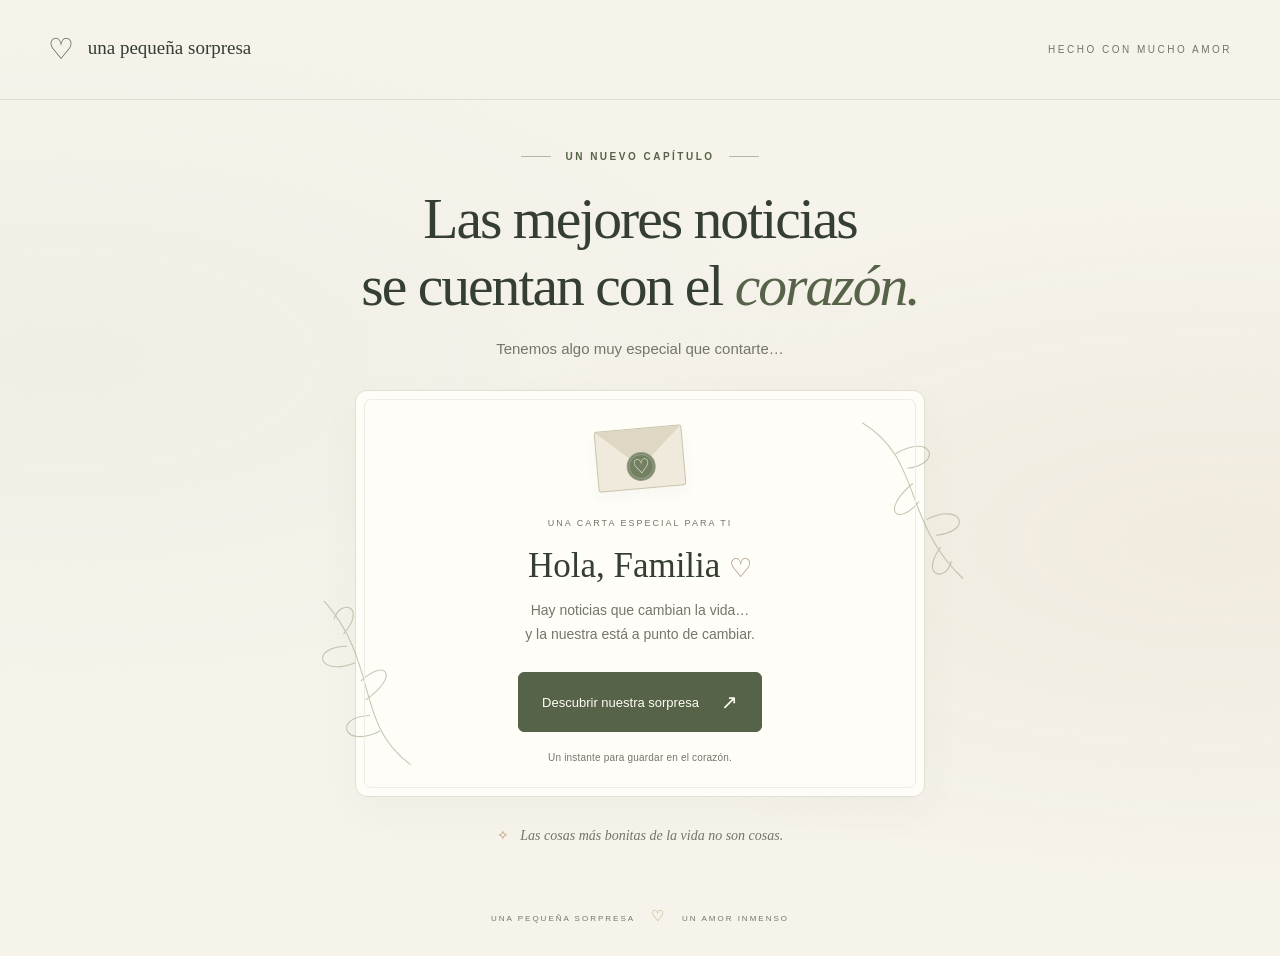
<file: index.html>
<!DOCTYPE html>
<html lang="es">
<head>
  <meta charset="UTF-8">
  <meta name="viewport" content="width=device-width, initial-scale=1">
  <meta name="description" content="Hay noticias que merecen contarse con el corazón. Tenemos una pequeña sorpresa para ti.">
  <meta property="og:title" content="Una pequeña sorpresa, un amor inmenso">
  <meta property="og:description" content="Tenemos algo muy especial que contarte. Esta carta es para ti.">
  <meta property="og:type" content="website">
  <!-- Al añadir preview.jpg, descomenta y sustituye por su URL pública completa.
  <meta property="og:image" content="https://usuario.github.io/baby/assets/preview.jpg">
  -->
  <meta name="theme-color" content="#f6f3eb">
  <title>Una pequeña sorpresa · Con mucho amor</title>
  <link rel="stylesheet" href="style.css?v=20260909-eco2">
  <script src="mensajes.js?v=20260909-eco2" defer></script>
  <script src="script.js?v=20260909-eco2" defer></script>
</head>
<body>
  <header class="masthead"><a href="./" aria-label="Volver al inicio"><span class="brand-mark" aria-hidden="true">♡</span> una pequeña sorpresa</a><span class="header-note">HECHO CON MUCHO AMOR</span></header>
  <main>
    <section id="welcome" class="welcome" aria-labelledby="welcome-title">
      <div class="eyebrow"><span></span> UN NUEVO CAPÍTULO <span></span></div>
      <h1 id="welcome-title">Las mejores noticias<br>se cuentan con el <em>corazón.</em></h1>
      <p class="intro">Tenemos algo muy especial que contarte…</p>
      <div class="letter">
        <svg class="botanical botanical-left" viewBox="0 0 120 240" fill="none" aria-hidden="true"><path d="M72 234C30 161 87 108 57 12"/><path d="M55 182C4 184 11 143 51 160M54 141C105 131 96 104 58 118M61 95C12 93 19 55 60 73M62 58C102 39 76 17 59 37"/></svg>
        <svg class="botanical botanical-right" viewBox="0 0 120 240" fill="none" aria-hidden="true"><path d="M72 234C30 161 87 108 57 12"/><path d="M55 182C4 184 11 143 51 160M54 141C105 131 96 104 58 118M61 95C12 93 19 55 60 73M62 58C102 39 76 17 59 37"/></svg>
        <div class="envelope" aria-hidden="true"><span class="envelope-flap"></span><span class="seal">♡</span></div>
        <p class="letter-label">UNA CARTA ESPECIAL PARA TI</p>
        <h2>Hola, <span data-name>Familia</span> <span class="small-heart">♡</span></h2>
        <p>Hay noticias que cambian la vida…<br>y la nuestra está a punto de cambiar.</p>
        <button id="discover" class="primary">Descubrir nuestra sorpresa <span aria-hidden="true">↗</span></button>
        <span class="letter-foot">Un instante para guardar en el corazón.</span>
      </div>
      <p class="welcome-foot"><span aria-hidden="true">✧</span> Las cosas más bonitas de la vida no son cosas.</p>
      <noscript><p>Activa JavaScript para abrir tu carta personalizada y descubrir la sorpresa.</p></noscript>
    </section>

    <section id="story" class="story" hidden aria-labelledby="story-title">
      <div class="eyebrow">UNA HISTORIA QUE APENAS COMIENZA</div>
      <div class="story-content" aria-live="polite" aria-atomic="true"><div id="story-symbol" class="story-symbol" aria-hidden="true">✧</div><p id="story-kicker" class="intro"></p><h2 id="story-title" tabindex="-1"></h2><p id="story-detail"></p></div>
      <div class="story-controls"><span id="progress" aria-label="Progreso de la historia">01 / 03</span><button id="skip" class="text-button">Saltar <span aria-hidden="true">↗</span></button></div>
    </section>

    <section id="reveal" class="reveal" hidden aria-labelledby="reveal-title">
      <div class="eyebrow"><span></span> NUESTRO AMOR SIGUE CRECIENDO <span></span></div>
      <p class="reveal-prelude">Nuestra familia está creciendo ❤️</p>
      <h1 id="reveal-title" tabindex="-1">¡Estamos esperando<br>un <em>bebé!</em></h1>
      <p class="baby-name">Bizarro Pariona</p><p class="coming">PRÓXIMAMENTE <span aria-hidden="true">♡</span></p>
      <div class="reveal-grid">
        <figure class="photo-card">
          <p class="photo-label"><span aria-hidden="true">✧</span> NUESTRO PRIMER RECUERDO</p>
          <div class="photo-area has-photo"><img id="ultrasound" src="assets/ECO.png?v=20260909-eco2" alt="Primera ecografía de nuestro bebé Bizarro Pariona" width="1477" height="944" decoding="async"><div id="photo-placeholder" hidden><span aria-hidden="true">♡</span><p>Nuestro pequeño gran amor</p><small>Pronto, su primera fotografía.</small></div></div>
          <figcaption><span class="photo-caption-title">Aquí empieza nuestro para siempre.</span><span>Tan pequeñito. Tan inmenso lo que sentimos.</span><span class="photo-caption-heart" aria-hidden="true">♡</span></figcaption>
        </figure>
        <div class="message-card"><p class="letter-label">Y TÚ FORMAS PARTE DE ESTA HISTORIA</p><h2><span data-name>Familia</span>…</h2><p>Prepárate para una nueva aventura…</p><p id="relationship" class="relationship"></p><div class="divider"></div><p>Ya hay una pequeña personita creciendo con mucho amor.</p><p>Y queríamos que tú fueras parte de este momento tan especial.</p></div>
      </div>
      <div class="secret"><span aria-hidden="true">♡</span><h2>Por ahora es nuestro pequeño secreto.</h2><p>Gracias por compartir esta alegría con nosotros. ❤️</p></div>
      <a id="share" class="primary" target="_blank" rel="noopener noreferrer">Compartir nuestra alegría <span aria-hidden="true">♡</span></a>
      <p class="share-note">Comparte la emoción, guarda la sorpresa.</p>
      <button id="replay" class="text-button replay">Volver a vivir este momento <span aria-hidden="true">↺</span></button>
    </section>
  </main>
  <footer>UNA PEQUEÑA SORPRESA <span aria-hidden="true">♡</span> UN AMOR INMENSO</footer>
  <button id="music-toggle" class="music-toggle" aria-label="Activar música" aria-pressed="false" title="Activar música" hidden><span aria-hidden="true">♫</span></button>
  <p id="music-status" class="music-status" role="status"></p>
  <audio id="music" loop preload="none"></audio>
  <div id="particles" class="particles" aria-hidden="true"></div>
</body>
</html>
</file>
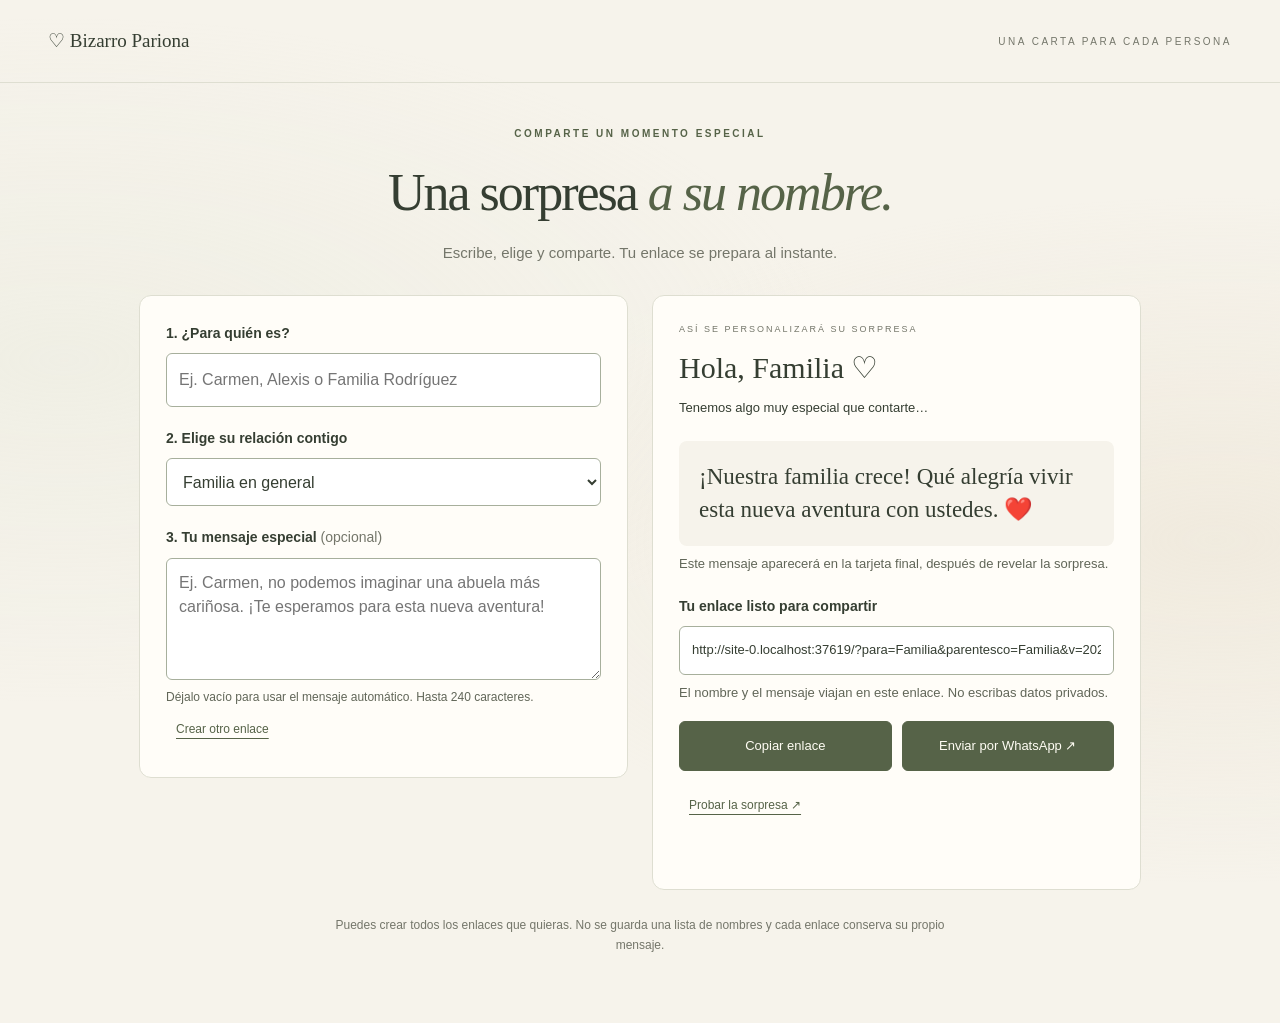
<file: personalizar.html>
<!DOCTYPE html>
<html lang="es">
<head>
  <meta charset="UTF-8">
  <meta name="viewport" content="width=device-width, initial-scale=1">
  <meta name="robots" content="noindex">
  <title>Crear una invitación · Bizarro Pariona</title>
  <link rel="stylesheet" href="style.css?v=20260909-eco2">
  <link rel="stylesheet" href="personalizar.css?v=20260909-eco2">
  <script src="mensajes.js?v=20260909-eco2" defer></script>
  <script src="personalizar.js?v=20260909-eco2" defer></script>
</head>
<body>
  <header class="masthead"><a href="./">♡ Bizarro Pariona</a><span class="header-note">UNA CARTA PARA CADA PERSONA</span></header>
  <main class="editor">
    <div class="eyebrow">COMPARTE UN MOMENTO ESPECIAL</div>
    <h1>Una sorpresa <em>a su nombre.</em></h1>
    <p class="intro">Escribe, elige y comparte. Tu enlace se prepara al instante.</p>
    <div class="editor-grid">
      <form id="editor-form" class="editor-card" autocomplete="off">
        <label for="recipient">1. ¿Para quién es?</label>
        <input id="recipient" maxlength="80" placeholder="Ej. Carmen, Alexis o Familia Rodríguez">
        <label for="role">2. Elige su relación contigo</label>
        <select id="role">
          <option value="Familia">Familia en general</option>
          <optgroup label="Familiares"><option>Abuela</option><option>Abuelo</option><option value="Tia">Tía</option><option value="Tio">Tío</option><option>Madrina</option><option>Padrino</option><option>Hermana</option><option>Hermano</option></optgroup>
          <optgroup label="Amistades"><option>Amiga</option><option>Amigo</option><option value="Amigos">Grupo de amigos</option></optgroup>
          <option value="persona especial">Otra persona especial</option>
        </select>
        <label for="custom-message">3. Tu mensaje especial <span>(opcional)</span></label>
        <textarea id="custom-message" rows="4" maxlength="240" placeholder="Ej. Carmen, no podemos imaginar una abuela más cariñosa. ¡Te esperamos para esta nueva aventura!" aria-describedby="message-help"></textarea>
        <p id="message-help" class="field-help">Déjalo vacío para usar el mensaje automático. Hasta 240 caracteres.</p>
        <button type="reset" class="text-button">Crear otro enlace</button>
      </form>
      <section class="editor-card preview" aria-labelledby="preview-title">
        <p class="letter-label">ASÍ SE PERSONALIZARÁ SU SORPRESA</p>
        <h2 id="preview-title">Hola, <span id="preview-name">Familia</span> ♡</h2>
        <p>Tenemos algo muy especial que contarte…</p>
        <div class="preview-message"><p id="preview-message"></p></div>
        <p class="field-help">Este mensaje aparecerá en la tarjeta final, después de revelar la sorpresa.</p>
        <label for="generated-link">Tu enlace listo para compartir</label>
        <input id="generated-link" readonly aria-describedby="link-help">
        <p id="link-help" class="field-help">El nombre y el mensaje viajan en este enlace. No escribas datos privados.</p>
        <div class="editor-actions"><button id="copy-link" type="button" class="primary">Copiar enlace</button><a id="send-link" class="primary" target="_blank" rel="noopener noreferrer">Enviar por WhatsApp ↗</a></div>
        <a id="test-link" class="text-button" target="_blank" rel="noopener noreferrer">Probar la sorpresa ↗</a>
        <p id="editor-status" role="status"></p>
      </section>
    </div>
    <p class="editor-note">Puedes crear todos los enlaces que quieras. No se guarda una lista de nombres y cada enlace conserva su propio mensaje.</p>
    <noscript>Activa JavaScript para generar tus enlaces personalizados.</noscript>
  </main>
</body>
</html>
</file>
<file: style.css>
:root{--paper:#f6f3eb;--ink:#353e32;--muted:#74766a;--olive:#566348;--gold:#b39a68;--line:#deded1;--serif:Georgia,'Times New Roman',serif}
*{box-sizing:border-box}body{margin:0;background:var(--paper);color:var(--ink);font-family:Arial,Helvetica,sans-serif;font-size:15px;line-height:1.7}body::before{content:"";position:fixed;inset:0;pointer-events:none;background:radial-gradient(ellipse at 5% 40%,#e3e7d74d,transparent 45%),radial-gradient(ellipse at 95% 60%,#e9dfcc66,transparent 45%);z-index:-1}button,a{-webkit-tap-highlight-color:transparent}button{font:inherit;cursor:pointer}a{color:inherit;text-decoration:none}[hidden]{display:none!important}button:focus-visible,a:focus-visible{outline:3px solid var(--gold);outline-offset:5px}h1,h2,p,figure{margin:0}h1,h2{font-family:var(--serif);font-weight:400;line-height:1.15}h1{font-size:clamp(38px,4.5vw,64px);letter-spacing:-2px}h1 em{font-weight:400;color:var(--olive)}.masthead{max-width:1320px;margin:auto;padding:25px 48px;display:flex;justify-content:space-between;align-items:center;border-bottom:1px solid var(--line)}.masthead a{font-family:var(--serif);font-size:19px}.brand-mark{font-size:29px;vertical-align:middle;margin-right:9px;color:var(--olive)}.header-note,.eyebrow,.letter-label,.coming,footer{font-size:10px;letter-spacing:2.5px}.header-note{color:var(--muted)}main{padding:0 24px}.welcome{text-align:center;padding:48px 0 35px}.eyebrow{display:flex;align-items:center;justify-content:center;gap:14px;color:var(--olive);font-weight:600;margin-bottom:21px}.eyebrow>span{height:1px;width:30px;background:#b3b8a4}.intro{color:var(--muted);margin:17px 0 29px}.letter{position:relative;max-width:570px;margin:0 auto;padding:35px 45px 30px;border:1px solid #e0dfd4;border-radius:12px;background:#fffdf8;box-shadow:0 15px 45px #4b503509;isolation:isolate}.letter::after{content:"";position:absolute;inset:8px;border:1px solid #eeece4;border-radius:7px;pointer-events:none;z-index:-1}.envelope{width:88px;height:61px;border:1px solid #c9c4ae;background:#efeadc;margin:2px auto 27px;position:relative;border-radius:3px;box-shadow:0 6px 14px #4147330a;transform:rotate(-5deg)}.envelope-flap{position:absolute;inset:0;clip-path:polygon(0 0,100% 0,50% 65%);background:#ded7c3}.seal{position:absolute;background:#738062;color:#fff8e7;border:3px double #99a189;border-radius:50%;width:29px;height:29px;left:29px;top:23px;line-height:23px;font-size:20px}.letter-label{font-size:9px;letter-spacing:2px;color:var(--muted);margin-bottom:14px}.letter h2{font-size:35px;overflow-wrap:anywhere;margin-bottom:13px}.small-heart{color:#a88c74;font-size:26px}.letter p:not(.letter-label){color:var(--muted);font-size:14px}.primary{border:1px solid var(--olive);border-radius:6px;display:inline-flex;justify-content:center;align-items:center;gap:22px;background:var(--olive);color:#fffdf4;padding:14px 23px;font-size:13px;line-height:1.5;transition:background .2s,transform .2s;max-width:100%}.primary:hover{background:#424f37;transform:translateY(-2px)}.letter .primary{margin-top:26px}.primary span{font-size:20px}.letter-foot{display:block;font-size:10px;color:var(--muted);margin-top:17px;letter-spacing:.2px}.botanical{position:absolute;width:100px;height:200px;stroke:#9ca887;stroke-width:1.3;z-index:-1;opacity:.6;pointer-events:none}.botanical-left{left:-43px;bottom:14px;transform:rotate(-24deg)}.botanical-right{right:-43px;top:10px;transform:rotate(151deg)}.welcome-foot{font-family:var(--serif);font-size:14px;font-style:italic;color:var(--muted);margin-top:27px}.welcome-foot span{font-style:normal;margin-right:8px;color:var(--gold)}footer{padding:20px 24px 27px;text-align:center;color:var(--muted);font-size:8px;letter-spacing:2px}footer span{margin:0 12px;color:var(--gold);font-size:15px}.story{max-width:720px;margin:auto;min-height:75vh;text-align:center;padding:65px 0 20px}.story-content{min-height:360px;display:flex;flex-direction:column;align-items:center;justify-content:center}.story-symbol{font-family:var(--serif);font-size:60px;color:var(--gold)}.story-content h2{font-size:clamp(34px,5vw,54px);overflow-wrap:anywhere;max-width:100%}.story-content .intro{margin:12px 0}.story-content>p:last-child{color:var(--muted);margin-top:18px}.story-controls{display:flex;justify-content:space-between;align-items:center;border-top:1px solid var(--line);padding-top:20px;margin-top:35px}.story-controls>span{font-size:10px;letter-spacing:2px;color:var(--muted)}.text-button{border:0;background:transparent;padding:10px;color:var(--olive);font-size:12px;text-decoration:underline;text-underline-offset:5px}.heartbeat{animation:beat 1.4s ease-in-out 3}.enter{animation:enter .75s ease both}.reveal{text-align:center;max-width:890px;margin:auto;padding:44px 0 30px}.reveal-prelude{font-family:var(--serif);font-style:italic;color:var(--muted);margin:0 0 18px}.baby-name{font-family:var(--serif);font-size:30px;margin-top:20px}.coming{color:var(--muted);margin:6px 0 34px}.coming span{color:var(--gold);font-size:18px;margin-left:8px}.reveal-grid{display:grid;grid-template-columns:1fr 1.1fr;gap:36px;text-align:left;align-items:center}.photo-card{background:#fffdf8;padding:14px 14px 18px;border:1px solid var(--line);box-shadow:0 12px 30px #454a350a;transform:rotate(-2deg);border-radius:4px}.photo-area{aspect-ratio:1.2;background:#e9e8de;display:grid;place-items:center;overflow:hidden;border-radius:2px}.photo-area img{width:100%;height:100%;object-fit:contain}.photo-area>div{text-align:center;padding:20px;color:var(--olive)}.photo-area span{font-size:64px;line-height:1.5}.photo-area p{font-family:var(--serif);font-size:20px}.photo-area small{color:var(--muted);font-size:11px}figcaption{text-align:center;font-family:var(--serif);font-style:italic;font-size:13px;margin-top:15px}.message-card{padding:20px 0}.message-card h2{font-size:32px;overflow-wrap:anywhere;margin-bottom:12px}.message-card>p{font-size:14px;margin-bottom:12px;color:var(--muted)}.message-card .letter-label{font-size:9px}.message-card .relationship{font-family:var(--serif);font-size:26px;color:var(--olive);line-height:1.3}.divider{height:1px;background:var(--line);width:48px;margin:24px 0}.secret{margin:40px auto 24px}.secret>span{color:var(--gold);font-size:28px}.secret h2{font-size:23px;margin:9px 0}.secret p,.share-note{font-size:12px;color:var(--muted)}.share-note{font-size:10px;margin-top:12px}.replay{display:block;margin:20px auto 0}.music-toggle{position:fixed;right:22px;bottom:22px;width:43px;height:43px;border-radius:50%;border:1px solid #c9cebe;background:#fffdf5;color:var(--olive);box-shadow:0 3px 12px #3540300d;font-size:20px;z-index:3}.music-toggle[aria-pressed="false"]::after{content:"";position:absolute;width:24px;height:1px;background:var(--olive);transform:rotate(-45deg);top:20px;left:9px}.music-status{position:fixed;bottom:73px;right:20px;max-width:230px;background:var(--paper);border-radius:6px;font-size:12px;color:var(--muted);z-index:3}.music-status:not(:empty){padding:10px 14px;border:1px solid var(--line)}.particles{position:fixed;inset:0;pointer-events:none;overflow:hidden;z-index:5}.particle{position:absolute;top:-30px;color:var(--gold);animation:fall 4s ease-in forwards;font-size:16px}.particle:nth-child(3n){color:#98a789}.particle:nth-child(3n+1){color:#cdb4a2}@keyframes enter{from{opacity:0;transform:translateY(12px)}to{opacity:1;transform:translateY(0)}}@keyframes beat{0%,100%{transform:scale(1)}35%{transform:scale(1.13)}55%{transform:scale(1)}}@keyframes fall{to{transform:translate3d(var(--drift),105vh,0) rotate(200deg);opacity:0}}
@media(min-width:1500px){.welcome{padding-top:70px}.letter{margin-top:36px}}@media(max-width:600px){.masthead{padding:17px 22px}.masthead a{font-size:16px}.header-note{display:none}main{padding:0 22px}.welcome{padding-top:34px}.eyebrow{font-size:8px;letter-spacing:1.8px;margin-bottom:20px}h1{letter-spacing:-1.2px}.intro{font-size:13px;margin:16px 0 25px}.letter{padding:28px 20px 25px}.letter h2{font-size:30px}.botanical{width:60px;height:140px}.botanical-left{left:-20px}.botanical-right{right:-20px}.primary{gap:14px;padding:13px 17px;font-size:12px}.letter-foot{font-size:9px}.welcome-foot{font-size:12px;margin-top:24px}.story{padding-top:45px}.story-content{min-height:350px}.story .eyebrow{line-height:1.8}.reveal-grid{grid-template-columns:1fr;gap:22px;max-width:390px;margin:auto}.photo-card{margin:0 10px}.message-card{padding:12px 3px;text-align:center}.divider{margin:20px auto}.reveal{padding-top:35px}.reveal h1{font-size:42px}.reveal-prelude{font-size:14px}.secret{margin-top:20px}.secret h2{font-size:22px}.music-toggle{right:12px;bottom:12px}footer{font-size:7px;letter-spacing:1.3px;padding-right:45px;padding-left:45px}}@media(prefers-reduced-motion:reduce){*,*::before,*::after{animation:none!important;transition:none!important;scroll-behavior:auto!important}}
:root { -webkit-text-size-adjust: 100%; }

/* Keep personalized text, grid items and decorative artwork inside the viewport. */
main { overflow: clip; }
h1, h2, p, .primary { overflow-wrap: anywhere; }
.reveal-grid { grid-template-columns: minmax(0, 1fr) minmax(0, 1.1fr); }
.reveal-grid > *, .story-content > * { min-width: 0; max-width: 100%; }
.photo-area { width: 100%; min-width: 0; }
.photo-area img { display: block; min-width: 0; min-height: 0; }
.primary, .text-button { min-height: 44px; }
.music-toggle { width: 44px; height: 44px; }
.baby-name { font-size: clamp(26px, 5vw, 34px); }

@media (max-width: 760px) {
  .reveal-grid { grid-template-columns: minmax(0, 1fr); max-width: 430px; margin-inline: auto; }
  .message-card { text-align: center; }
  .divider { margin-inline: auto; }
}

@media (max-width: 600px) {
  h1 { font-size: clamp(32px, 9.5vw, 46px); }
  .reveal h1 { font-size: clamp(32px, 9.5vw, 42px); }
  .eyebrow { gap: 8px; letter-spacing: 1.4px; }
  .eyebrow > span { flex: 0 0 18px; }
  .letter .primary { width: 100%; }
  .story { min-height: 75svh; padding-top: 32px; }
  .story-content { min-height: min(350px, 52svh); }
  .story-content h2 { font-size: clamp(28px, 8.5vw, 42px); }
  .music-toggle { right: max(12px, env(safe-area-inset-right)); bottom: max(12px, env(safe-area-inset-bottom)); }
  footer { padding-bottom: max(27px, env(safe-area-inset-bottom)); }
}
:root { --confetti-gold: #eead00; }
.burst-particle {
  position: absolute;
  top: 78%;
  font-size: var(--size);
  line-height: 1;
  color: var(--confetti-gold);
  font-weight: 700;
  text-shadow: 0 1px 2px #353e3233;
  opacity: 0;
  animation: confetti-burst 4s both;
}
.burst-particle:nth-child(6n) { color: #f13c69; }
.burst-particle:nth-child(6n + 1) { color: #009fe3; }
.burst-particle:nth-child(6n + 2) { color: #8b4de8; }
.burst-particle:nth-child(6n + 3) { color: #05a878; }
.burst-particle:nth-child(6n + 4) { color: #ff7b22; }
@keyframes confetti-burst {
  0% { opacity: 0; transform: translate3d(0, 0, 0) rotate(0); animation-timing-function: cubic-bezier(.12,.6,.3,1); }
  8% { opacity: 1; }
  42% { opacity: 1; transform: translate3d(var(--peak-x), var(--peak-y), 0) rotate(var(--turn)); animation-timing-function: cubic-bezier(.55,0,.85,.45); }
  82% { opacity: 1; }
  100% { opacity: 0; transform: translate3d(var(--x), 32vh, 0) rotate(900deg); }
}
/* The news takes center stage, then the name and the personal keepsake follow. */
.reveal.enter .baby-name, .reveal.enter .coming { animation: enter .8s .35s both; }
.reveal.enter .reveal-grid { animation: enter .9s 1.15s both; }
.reveal.enter .secret { animation: enter .9s 1.65s both; }
@media (prefers-reduced-motion: reduce) {
  .burst-particle { display: none; }
}
.photo-card {
  padding: 18px 18px 15px;
  border-radius: 12px;
  background: linear-gradient(145deg, #fffefb, #f9f5ec);
  border-color: #ded5c1;
  box-shadow: 0 16px 36px #353e3212, 0 2px 6px #353e3208;
  transform: rotate(-1deg);
}
.photo-label {
  text-align: center;
  font-size: 9px;
  letter-spacing: 1.8px;
  color: var(--olive);
  margin-bottom: 15px;
}
.photo-label > span { color: var(--gold); margin-right: 7px; }
.photo-area { border-radius: 7px; }
.photo-area.has-photo { aspect-ratio: auto; background: #141512; }
.photo-area.has-photo img { width: 100%; height: auto; object-fit: contain; }
.photo-card figcaption { margin-top: 18px; line-height: 1.6; }
.photo-card figcaption > span { display: block; }
.photo-caption-title { font-size: clamp(17px, 2.3vw, 21px); color: var(--ink); margin-bottom: 5px; }
.photo-card figcaption > span:nth-child(2) { font-size: 12px; color: var(--muted); }
.photo-caption-heart { color: var(--gold); font-size: 25px; margin-top: 8px; font-style: normal; }
@media (max-width: 600px) {
  .photo-card { padding: 14px 14px 12px; margin-inline: 3px; transform: none; }
  .photo-label { font-size: 8px; letter-spacing: 1.4px; }
}
</file>
<file: personalizar.css>
.editor{max-width:1050px;margin:0 auto;padding:42px 24px}.editor>h1,.editor>.intro{text-align:center}.editor>h1{font-size:clamp(34px,5vw,52px)}.editor-grid{display:grid;grid-template-columns:minmax(0,1fr) minmax(0,1fr);gap:24px;align-items:start}.editor-card{min-width:0;background:#fffdf8;border:1px solid var(--line);border-radius:12px;padding:26px}.editor label{display:block;font-weight:600;font-size:14px;margin:20px 0 8px}.editor label:first-child{margin-top:0}.editor label span{font-weight:400;color:var(--muted)}.editor input,.editor select,.editor textarea{display:block;width:100%;min-width:0;border:1px solid #a7af9c;border-radius:6px;background:#fff;color:var(--ink);font:inherit;font-size:16px;padding:12px;min-height:48px}.editor textarea{resize:vertical;line-height:1.5}.editor input:focus-visible,.editor select:focus-visible,.editor textarea:focus-visible{outline:3px solid var(--gold);outline-offset:2px}.field-help{font-size:12px;color:#616658;line-height:1.6;margin-top:8px}.preview h2{font-size:30px;overflow-wrap:anywhere;margin-bottom:12px}.preview>p:not(.letter-label){font-size:13px}.preview-message{padding:20px;background:var(--paper);border-radius:8px;margin-top:22px;font-family:var(--serif);font-size:23px;line-height:1.4;white-space:pre-wrap}.editor-actions{display:flex;flex-wrap:wrap;gap:10px;margin:18px 0 12px}.editor-actions>*{flex:1 1 155px}.preview>.text-button{display:inline-flex;align-items:center}.editor-note{color:var(--muted);font-size:12px;max-width:630px;text-align:center;margin:25px auto}#editor-status{min-height:24px;color:var(--olive);margin-top:12px}#generated-link{font-size:13px} @media(max-width:760px){.editor-grid{grid-template-columns:minmax(0,1fr)}.editor{padding:30px 20px}.editor-card{padding:22px}.editor .eyebrow{line-height:1.8}}
</file>
